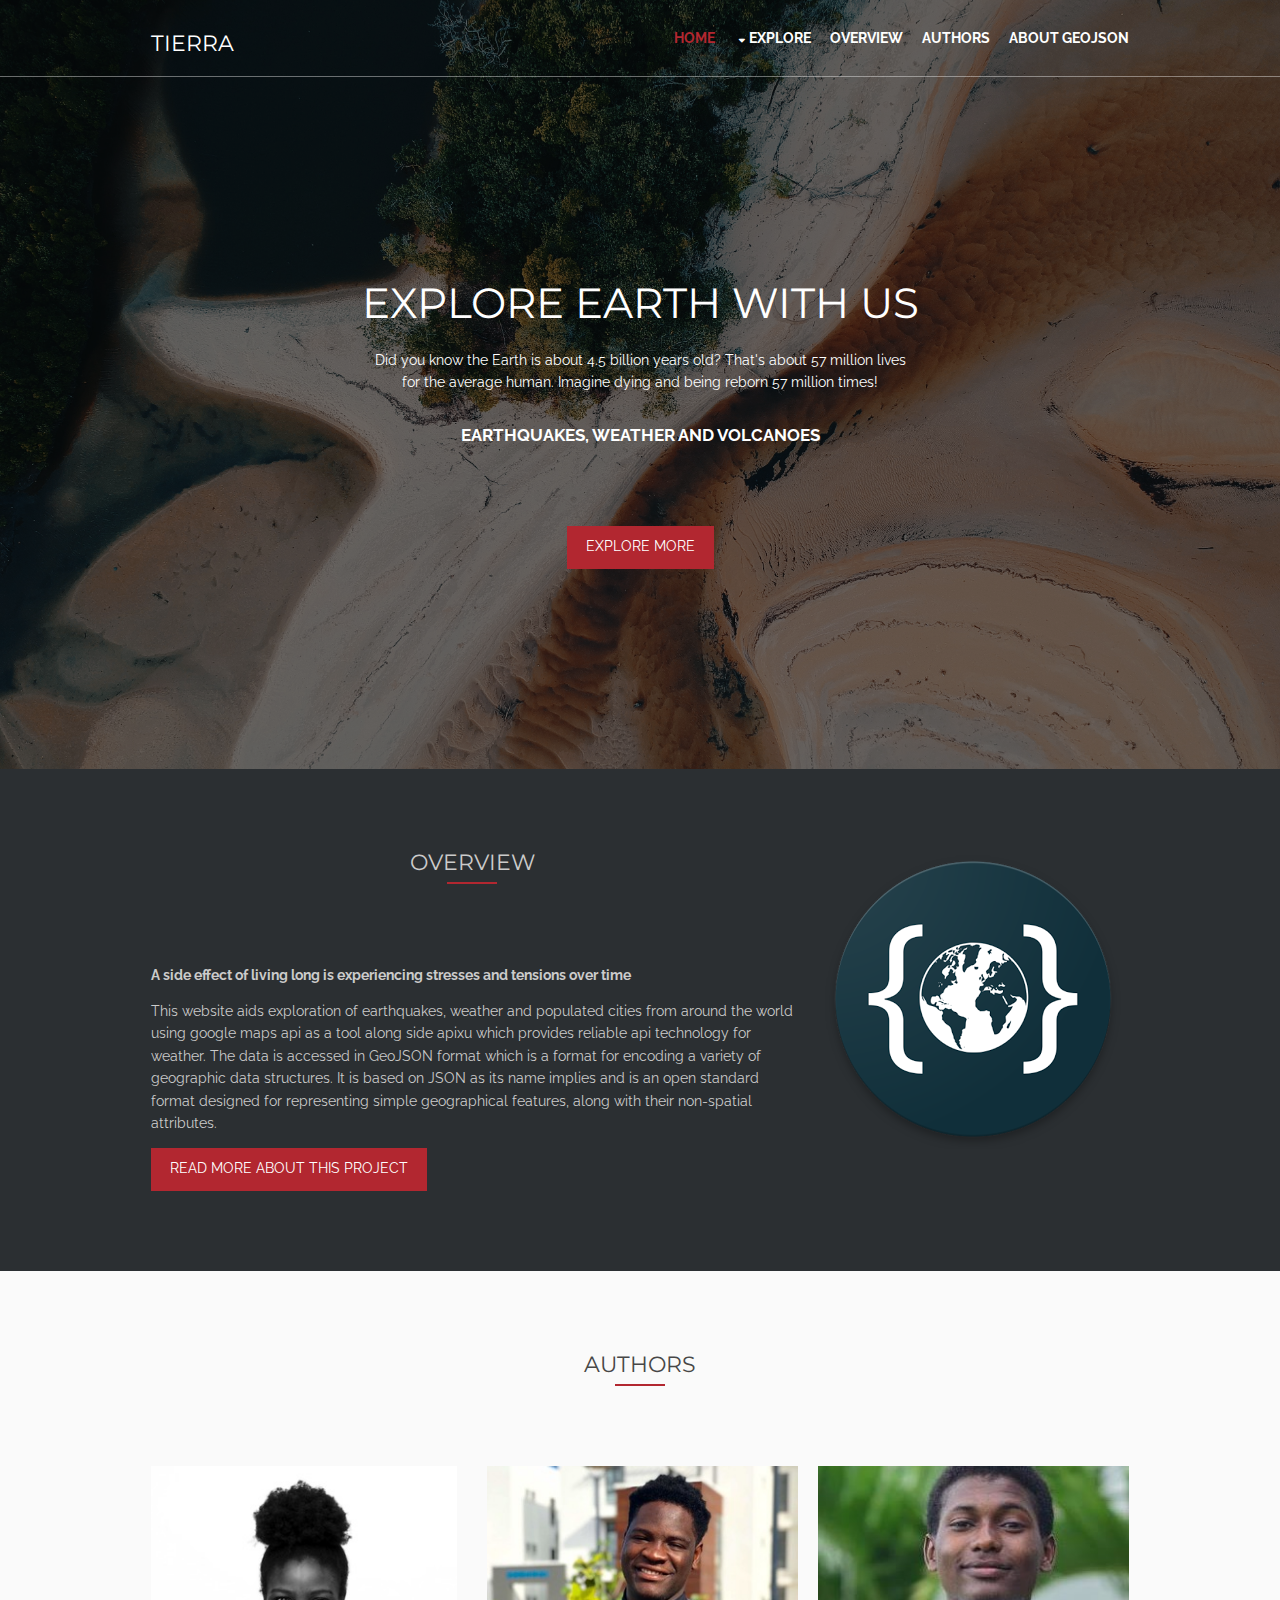
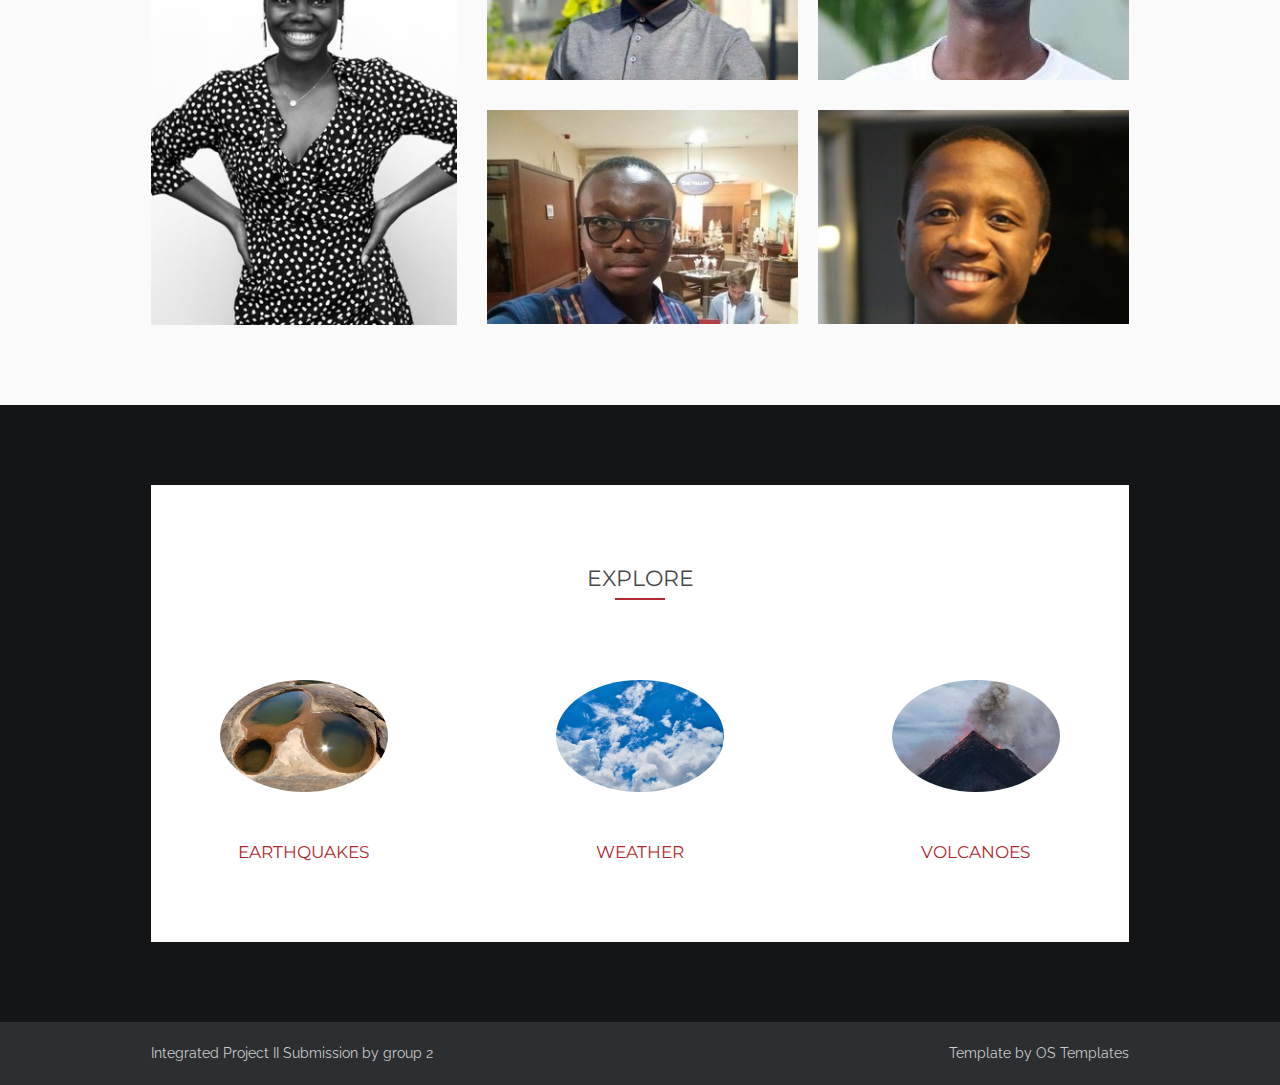
<file: index.html>
<!DOCTYPE html>
<!--
Template Name: Hoppler
Author: <a href="https://www.os-templates.com/">OS Templates</a>
Author URI: https://www.os-templates.com/
Licence: Free to use under our free template licence terms
Licence URI: https://www.os-templates.com/template-terms
-->
<html lang="">
<!-- To declare your language - read more here: https://www.w3.org/International/questions/qa-html-language-declarations -->
<head>
<title>Tierra</title>
<meta charset="utf-8">
<meta name="viewport" content="width=device-width, initial-scale=1.0, maximum-scale=1.0, user-scalable=no">
<link rel="icon" href="images/demo/gallery/ModernXP-73-Globe-icon.png" sizes="16x16" type="image/png"/>
<link href="https://fonts.googleapis.com/css?family=Montserrat:600|Raleway" rel="stylesheet">
<link href="layout/styles/layout.css" rel="stylesheet" type="text/css" media="all">
<link href="pages/mapStyling.css" rel="stylesheet" type="text/css" media="all">
</head>
<body id="top">
<!-- ################################################################################################ -->

<!-- Top Background Image Wrapper -->
<div class="bgded overlay" style="background-image:url('images/demo/backgrounds/bird-s-eye-view-daylight-lake-1277018.jpg'); background-attachment: fixed;"> 
  <!-- ################################################################################################ -->
  <div class="wrapper row1">
    <header id="header" class="hoc clear"> 
      <!-- ################################################################################################ -->
      <div id="logo" class="fl_left">
        <h1><a href="index.html">Tierra</a></h1>
      </div>
      <nav id="mainav" class="fl_right">
        <ul class="clear">
          <li class="active"><a href="index.html">Home</a></li>
			<li><a class="drop" href="#">Explore</a>
            <ul>
              <li><a href="pages/earthquakes.html">Earthquakes</a></li>
              <li><a href="pages/weather.html">Weather</a></li>
              <li><a href="pages/volcanoes.html">Volcanoes</a></li>
            </ul>
          </li>
          <li class="inactive"><a href="#overview">Overview</a></li>
          <li class="inactive"><a href="pages/authors.html">Authors</a></li>
          <li class="inactive"><a href="pages/GeoJSON_about.html">About GeoJSON</a></li>
        </ul>
      </nav>
      <!-- ################################################################################################ -->
    </header>
  </div>

  <!-- ################################################################################################ -->
  
  <div id="pageintro" class="hoc clear">
    <article> 
      <!-- ################################################################################################ -->
      <h3 class="heading">Explore Earth With Us</h3>
      <p>Did you know the Earth is about 4.5 billion years old? That's about 57 million lives for the average human. Imagine dying and being reborn 57 million times!</p>
      <p class="font-x1 uppercase bold">Earthquakes, Weather and Volcanoes</p>
      <footer><a class="btn" href="#explore">Explore More</a></footer>
      <!-- ################################################################################################ -->
    </article>
  </div>
  <!-- ################################################################################################ -->
</div>

<!-- copy starts here -->

<!-- End Top Background Image Wrapper -->
<!-- ################################################################################################ -->
  <main class="hoc container clear"> 
    <!-- ################################################################################################ -->
    <div class="group">

      <div class="two_third first">
        <div class="sectiontitle">
      <h6 class="heading" id="overview">Overview</h6>
      </div>
        <p><strong>A side effect of living long is experiencing stresses and tensions over time</strong></p>
        <p>This website aids exploration of earthquakes, weather and populated cities from around the world using google maps api as a tool along side apixu which provides reliable api technology for weather. The data is accessed in GeoJSON format which is a format for encoding a variety of geographic data structures. It is based on JSON as its name implies and is an open standard format designed for representing simple geographical features, along with their non-spatial attributes.</p>
        
        <footer><a class="btn" href="https://drive.google.com/file/d/1mFhQSmHsOPQNopaXhFlN2dXsSYegpju-/view?usp=sharing" target="_blank">Read more about this project</a></footer>
      </div>
      <div class="one_third">
        <figure class="videocontainer"> 
           <img src="images/demo/gallery/com.nextome.geojsonviewer.png" alt="geojson logo" width="400" height="400">
        </figure>
      </div>
    </div>
    <!-- ################################################################################################ -->
  </main>

<!-- ################################################################################################ -->

<div class="wrapper row2">
  <section class="hoc container clear"> 
    <!-- ################################################################################################ -->
    <div class="sectiontitle">
      <h6 class="heading">Authors</h6>
    </div>
    <div class="group">
      <div class="one_third first"><a class="imgover" href="pages/authors.html#ariyike" target="_blank"><img src="images/demo/ari_320x480.jpg" alt="picture of Ariyike"></a></div>
      <div class="two_third">
        <figure class="group">
          <div class="one_half first btmspace-30"><a class="imgover" href="pages/authors.html#azeite" target="_blank"><img src="images/demo/azeite_320x220.jpg" alt="picture of Azeite"></a></div>
          <div class="one_half btmspace-30"><a class="imgover" href="pages/authors.html#faisal" target="_blank"><img src="images/demo/faisal_320x220.jpg" alt="picture of Faisal"></a></div>
          <div class="one_half first"><a class="imgover" href="pages/authors.html#michael" target="_blank"><img src="images/demo/michael_320x220.jpg" alt="picture of Michael"></a></div>
          <div class="one_half"><a class="imgover" href="pages/authors.html#sisekelo" target="_blank"><img src="images/demo/sise_320x220.jpg" alt="picture of Sise"></a></div>
        </figure>
      </div>
    </div>
    <!-- ################################################################################################ -->
  </section>
</div>

<!-- ################################################################################################ -->

<div class="wrapper bgded overlay" style="background-image:url('images/demo/backgrounds/adventure-baltic-sea-car-21014.jpg'); background-attachment: fixed;">
  <div class="hoc container testimonials clear"> 
    <div class="wrapper row3">
  <div class="hoc container clear"> 
    <!-- ################################################################################################ -->
    <div class="sectiontitle">
      <h6 class="heading" id="explore">Explore</h6>
    </div>
    <ul class="nospace group latest">
      <li class="one_third first">
        <article>
          <figure><a class="imgover" href="pages/earthquakes.html" target="_blank"><img src="images/demo/earthquake.jpg" alt=""></a></figure>
          <div class="txtwrap">
            <h4 class="heading"><a href="#">Earthquakes</a></h4>

          </div>
        </article>
      </li>
      <li class="one_third">
        <article>
          <figure><a class="imgover" href="pages/weather.html" target="_blank"><img src="images/demo/weather.jpg" alt=""></a></figure>
          <div class="txtwrap">
            <h4 class="heading"><a href="#">Weather</a></h4>

          </div>
        </article>
      </li>
      <li class="one_third">
        <article>
          <figure><a class="imgover" href="pages/volcanoes.html" target="_blank"><img src="images/demo/volcano.jpg" alt=""></a></figure>
          <div class="txtwrap">
            <h4 class="heading"><a href="#">Volcanoes</a></h4>

          </div>
        </article>
      </li>
    </ul>
    <!-- ################################################################################################ -->
  </div>
</div>
  </div>
</div>

<!-- ################################################################################################ -->

<div class="wrapper row5">
  <div id="copyright" class="hoc clear"> 
    <!-- ################################################################################################ -->
    <p class="fl_left">Integrated Project II Submission by group 2</p>
    <p class="fl_right">Template by <a target="_blank" href="https://www.os-templates.com/" title="Free Website Templates">OS Templates</a></p>
    <!-- ################################################################################################ -->
  </div>
</div>

<!-- ################################################################################################ -->

<a id="backtotop" href="#top"><i class="fa fa-chevron-up"></i></a>
<!-- JAVASCRIPTS -->
<script src="layout/scripts/jquery.min.js"></script>
<script src="layout/scripts/jquery.backtotop.js"></script>
<script src="layout/scripts/jquery.mobilemenu.js"></script>
</body>
</html>
</file>
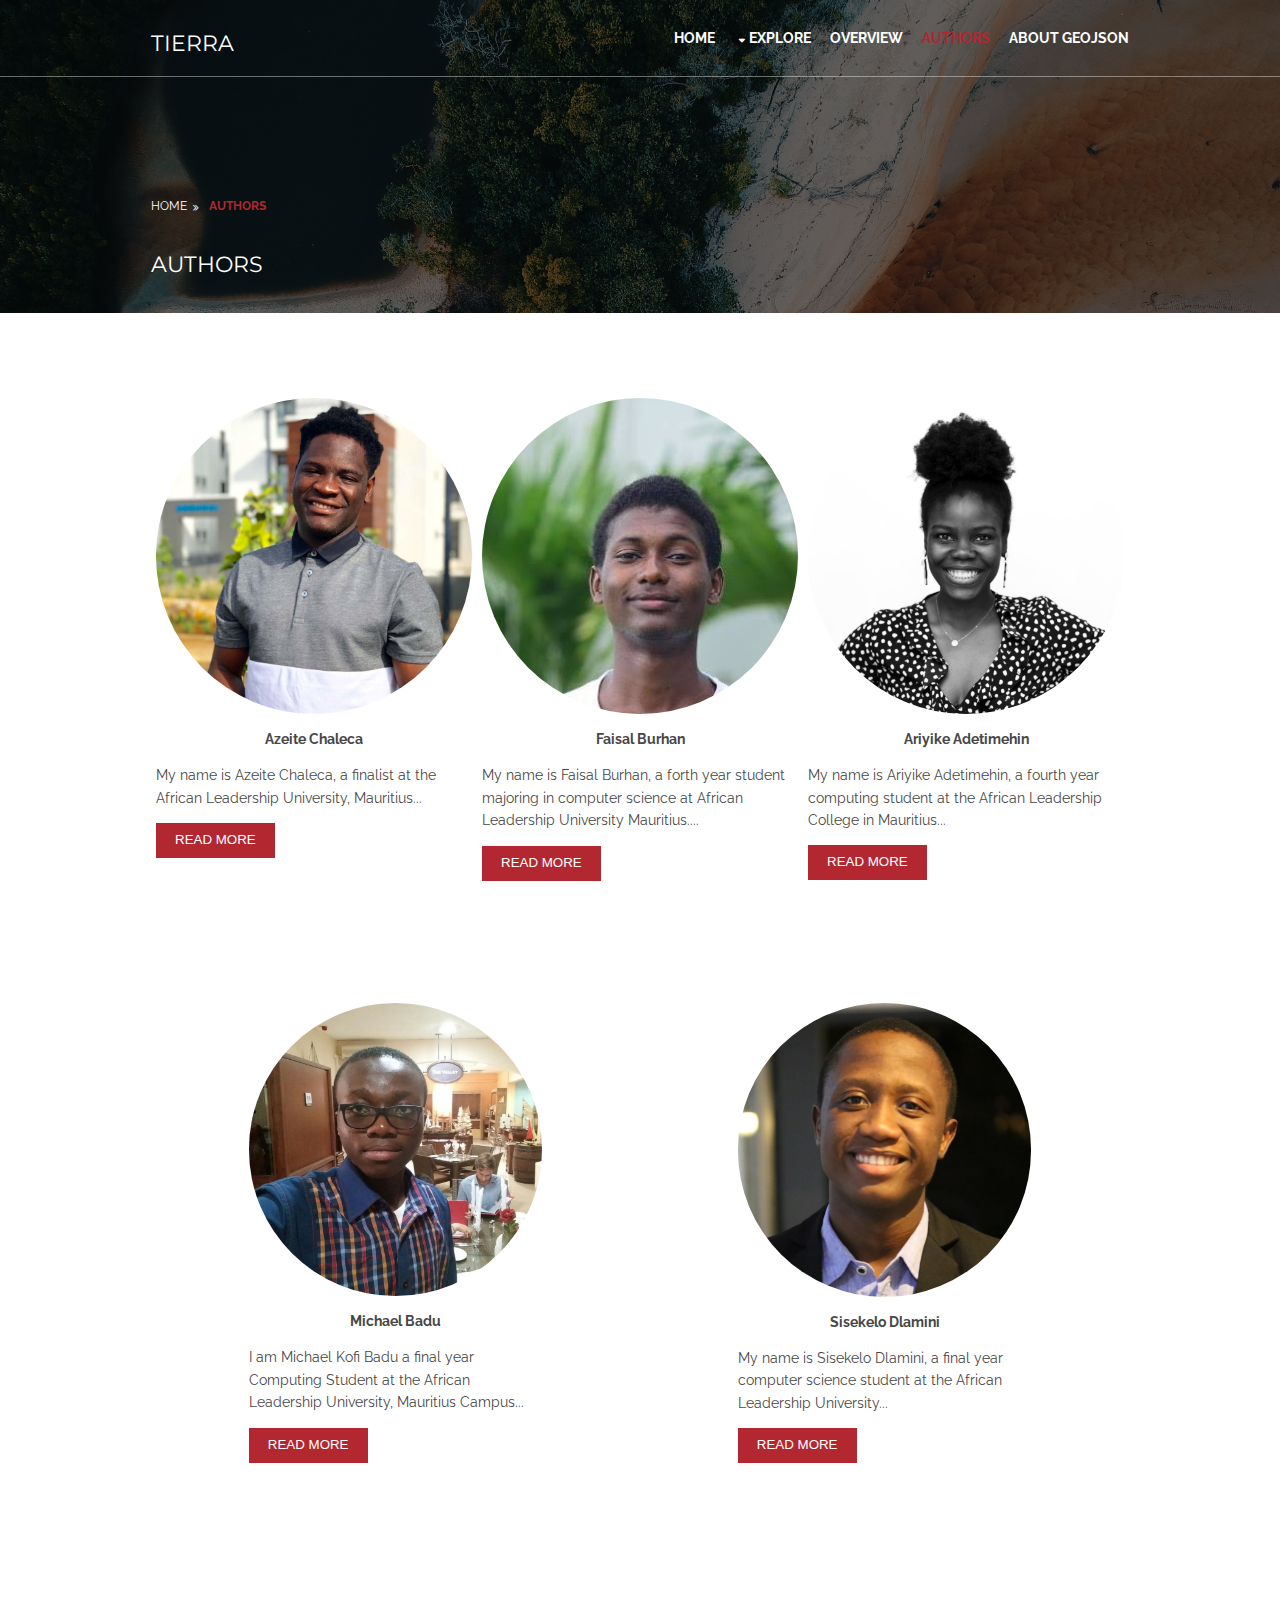
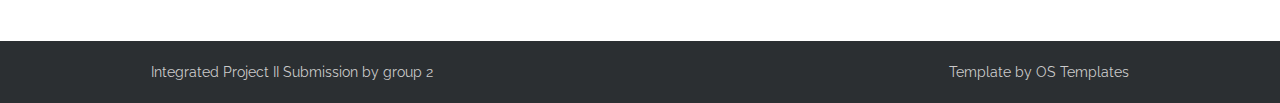
<file: pages/authors.html>
<!DOCTYPE html>
<!--
Template Name: Hoppler
Author: <a href="https://www.os-templates.com/">OS Templates</a>
Author URI: https://www.os-templates.com/
Licence: Free to use under our free template licence terms
Licence URI: https://www.os-templates.com/template-terms
-->
<html lang="">
<!-- To declare your language - read more here: https://www.w3.org/International/questions/qa-html-language-declarations -->
<head>
<title>Tierra | Authors</title>
<meta charset="utf-8">
<meta name="viewport" content="width=device-width, initial-scale=1.0, maximum-scale=1.0, user-scalable=no">
<link rel="icon" href="../images/demo/gallery/ModernXP-73-Globe-icon.png" sizes="16x16" type="image/png"/>
<link href="https://fonts.googleapis.com/css?family=Montserrat:600|Raleway" rel="stylesheet">
<link href="../layout/styles/layout.css" rel="stylesheet" type="text/css" media="all">
</head>
<body id="top">
<!-- ################################################################################################ -->
<!-- Top Background Image Wrapper -->
<div class="bgded overlay" style="background-image:url('../images/demo/backgrounds/bird-s-eye-view-daylight-lake-1277018.jpg'); background-attachment: fixed;"> 
  <!-- ################################################################################################ -->
  <div class="wrapper row1">
    <header id="header" class="hoc clear"> 
      <!-- ################################################################################################ -->
      <div id="logo" class="fl_left">
        <h1><a href="../index.html">Tierra</a></h1>
      </div>
      <nav id="mainav" class="fl_right">
        <ul class="clear">
          <li><a href="../index.html">Home</a></li>
          <li><a class="drop" href="#">Explore</a>
            <ul>
              <li><a href="earthquakes.html">Earthquakes</a></li>
              <li><a href="weather.html">Weather</a></li>
              <li><a href="volcanoes.html">Volcanoes</a></li>
            </ul>
          </li>
          <li class="inactive"><a href="../index.html#overview">Overview</a></li>
          <li class="active"><a href="authors.html">Authors</a></li>
          <li class="inactive"><a href="GeoJSON_about.html">About GeoJSON</a></li>
        </ul>
      </nav>
      <!-- ################################################################################################ -->
    </header>
  </div>
  <!-- ################################################################################################ -->
  <section id="breadcrumb" class="hoc clear"> 
    <!-- ################################################################################################ -->
    <ul>
      <li><a href="../index.html">Home</a></li>
      <li><a href="authors.html">Authors</a></li>
    </ul>
    <!-- ################################################################################################ -->
    <h6 class="heading">Authors</h6>
    <!-- ################################################################################################ -->
  </section>
  <!-- ################################################################################################ -->
</div>
      
<!-- End Top Background Image Wrapper -->
<!-- ################################################################################################ -->

<div class="wrapper row3">
  <main class="hoc container clear"> 
    <!-- main body -->
    <!-- ################################################################################################ -->
    <div class="content"> 
      <!-- ################################################################################################ -->
<div class="row">
  <div class="column">
    <img src="../images/demo/azeite_img.jpg" alt="azeite" style="width:100%">
     <div id="comment">
       <p style="text-align: center;"><b> Azeite Chaleca</b></p>
      <p>My name is Azeite Chaleca, a finalist at the African Leadership University, Mauritius.<span id="dots">..</span><span id="more"> During my time at ALU, I have been exposed to a great deal of theoretical and some practical concepts around Information Technology. Having some hands-on experience in latest technology concepts and trends, has helped in honing my skills and further providing space for personal growth. In particular, my time at ALU as given me an opportunity to develop an interest in software Development. I am well equipped with technical skills such as Programming (Java, C++, etc), Computer Networks, IT Project Management. Being at ALU has also contributed to my growth as a team player and leader as well as an effective communicator. I have also used these skills as part of my extracurricular development in areas such as facilitating leadership training, developing e-learning platforms for students as well as in my participation in community engagement. I am a goal-oriented and self-motivated individual who is always willing to learn new things. As a computer science student, I can surely say that I can be an asset and add value to any sector.</span></p>
<button onclick="myFunction()" id="myBtn" class="btn">Read more</button>
      </div>
  </div>
    
  <div class="column">
    <img src="../images/demo/faisal_img.jpg" alt="faisal" style="width:100%">
  <div id="comment">
       <p style="text-align: center;"><b>Faisal Burhan</b></p>
       <p>My name is Faisal Burhan, a forth year student majoring in computer science at African Leadership University Mauritius.<span id="dots1">...</span><span id="more1">Being part of the computing major, has helped me in gaining a vast amount of skills that i can leverage in solving daily life challenges. From not being able to write a single line of code to being able to intern with a multi-corporation fin-tech company, I can now proudly say that, it has been a transforming moment in my life as per now i am comfortable working with different frameworks for both front and back end software development as well as gained an intermediary programming experience in java, php and  c/c++ programming languages. In additional to the above i am familiar working with different OS flavors such as windows, Linux and Mac OSx. To put everything learned within a course of four years into work, I am looking forward to make use of my experience in  building software systems that will help to improve people's lives in all sectors especially in transportation, agriculture and entertainment industry.</span></p>
<button onclick="myFunction1()" id="myBtn1" class="btn">Read more</button>
      </div>
    </div>
    
  <div class="column">
    <img src="../images/demo/ari_1026x1025.jpg" alt="ariyike" style="width:100%">
  <div id="comment">
       <p style="text-align: center;"><b>Ariyike Adetimehin</b></p>
     <p>My name is Ariyike Adetimehin, a fourth year computing student at the African Leadership College in Mauritius.<span id="dots2">..</span><span id="more2"> I have come to develop great interest in solving simple problems using what knowledge I have gathered. My goal as a CS student and upon graduation is to help as many people as I can through technology and provide affordable solutions to those who might not usually be able to afford access to them. As I continue learning, I would like to develop skills programming in python, dart(and using google’s flutter framework), web development technologies like laravel and solve problems surrounding issues of sustainable management of the earth and its resources such as effective and ethical waste management, temperature management and so forth.</span></p>
<button onclick="myFunction2()" id="myBtn2" class="btn">Read more</button>
      
      </div>
    </div>
</div>
        
<div class="row-extended">
    <div class="column-extended">
        <img src="../images/demo/michael_img.jpg" alt="michael" style="width:100%">
  <div id="comment">
      <p style="text-align: center;"><b>Michael Badu</b></p><p>I am Michael Kofi Badu a final year Computing Student at the African Leadership University, Mauritius Campus.<span id="dots3">..</span><span id="more3"> Having been exposed to programming prior to the commencement of my degree coupled with my exposure to various computing modules in college, I have developed the tremendous interest in open source development.  And in my quest to continue to grow my skills, I have expanded my knowledge in a number of programming languages including Java, Python, C++, Javascript etc. These set of technical skills have also gone on to improve my ability to be innovative and a good problem solver. Which I have applied in a number of projects including the development of apps, websites and other interactive platforms. My aspiration subsequent to the completion of my studies is to develop solutions within the financial sector leveraging on my acquired skills and in addition, making lasting contributions in the field of computer science through extensive research as part of my offerings towards the advancement of society.</span></p>
      <button onclick="myFunction3()" id="myBtn3" class="btn">Read more</button></div>
    </div>
    
    <div class="column-extended">
        <img src="../images/demo/sise_img.JPG" alt="Sise" style="width:100%">
        <div id="comment">
            <p style="text-align: center;"><b>Sisekelo Dlamini</b></p><p>My name is Sisekelo Dlamini, a final year computer science student at the African Leadership University.<span id="dots4">..</span><span id="more4"> With a keen interest in Frontend development, I have focused on Javascript and its ability to be used by anyone with limited coding ability. However, I also focused on how it can be used by power users who would need a more robust coding language. My aim after graduation is to build my skills and resume in software product development from ideation to implementation. I aim to learn Python and improve on my Java skill in order to be more competitive in the work environment. Outside the classroom, I enjoy making and listening to music. I enjoy theatre as well hence after my CS degree, I am considering joining a Film school.</span></p>
            <button onclick="myFunction4()" id="myBtn4" class="btn">Read more</button>
        </div>
    </div>
</div>   
    <!-- ################################################################################################ -->
      </div>
    <!-- ################################################################################################ -->
    <!-- / main body -->
      <div class="clear"></div>
    </main>
    </div>

<!-- ################################################################################################ -->
<div class="wrapper row5">
  <div id="copyright" class="hoc clear"> 
    <!-- ################################################################################################ -->
    <p class="fl_left">Integrated Project II Submission by group 2</p>
    <p class="fl_right">Template by <a target="_blank" href="https://www.os-templates.com/" title="Free Website Templates">OS Templates</a></p>
    <!-- ################################################################################################ -->
  </div>
</div>

<!-- ################################################################################################ -->

<a id="backtotop" href="#top"><i class="fa fa-chevron-up"></i></a>
<!-- JAVASCRIPTS -->
<script src="../layout/scripts/jquery.min.js"></script>
<script src="../layout/scripts/jquery.backtotop.js"></script>
<script src="../layout/scripts/jquery.mobilemenu.js"></script>
<script src="authors.js"></script>
</body>
</html>
</file>
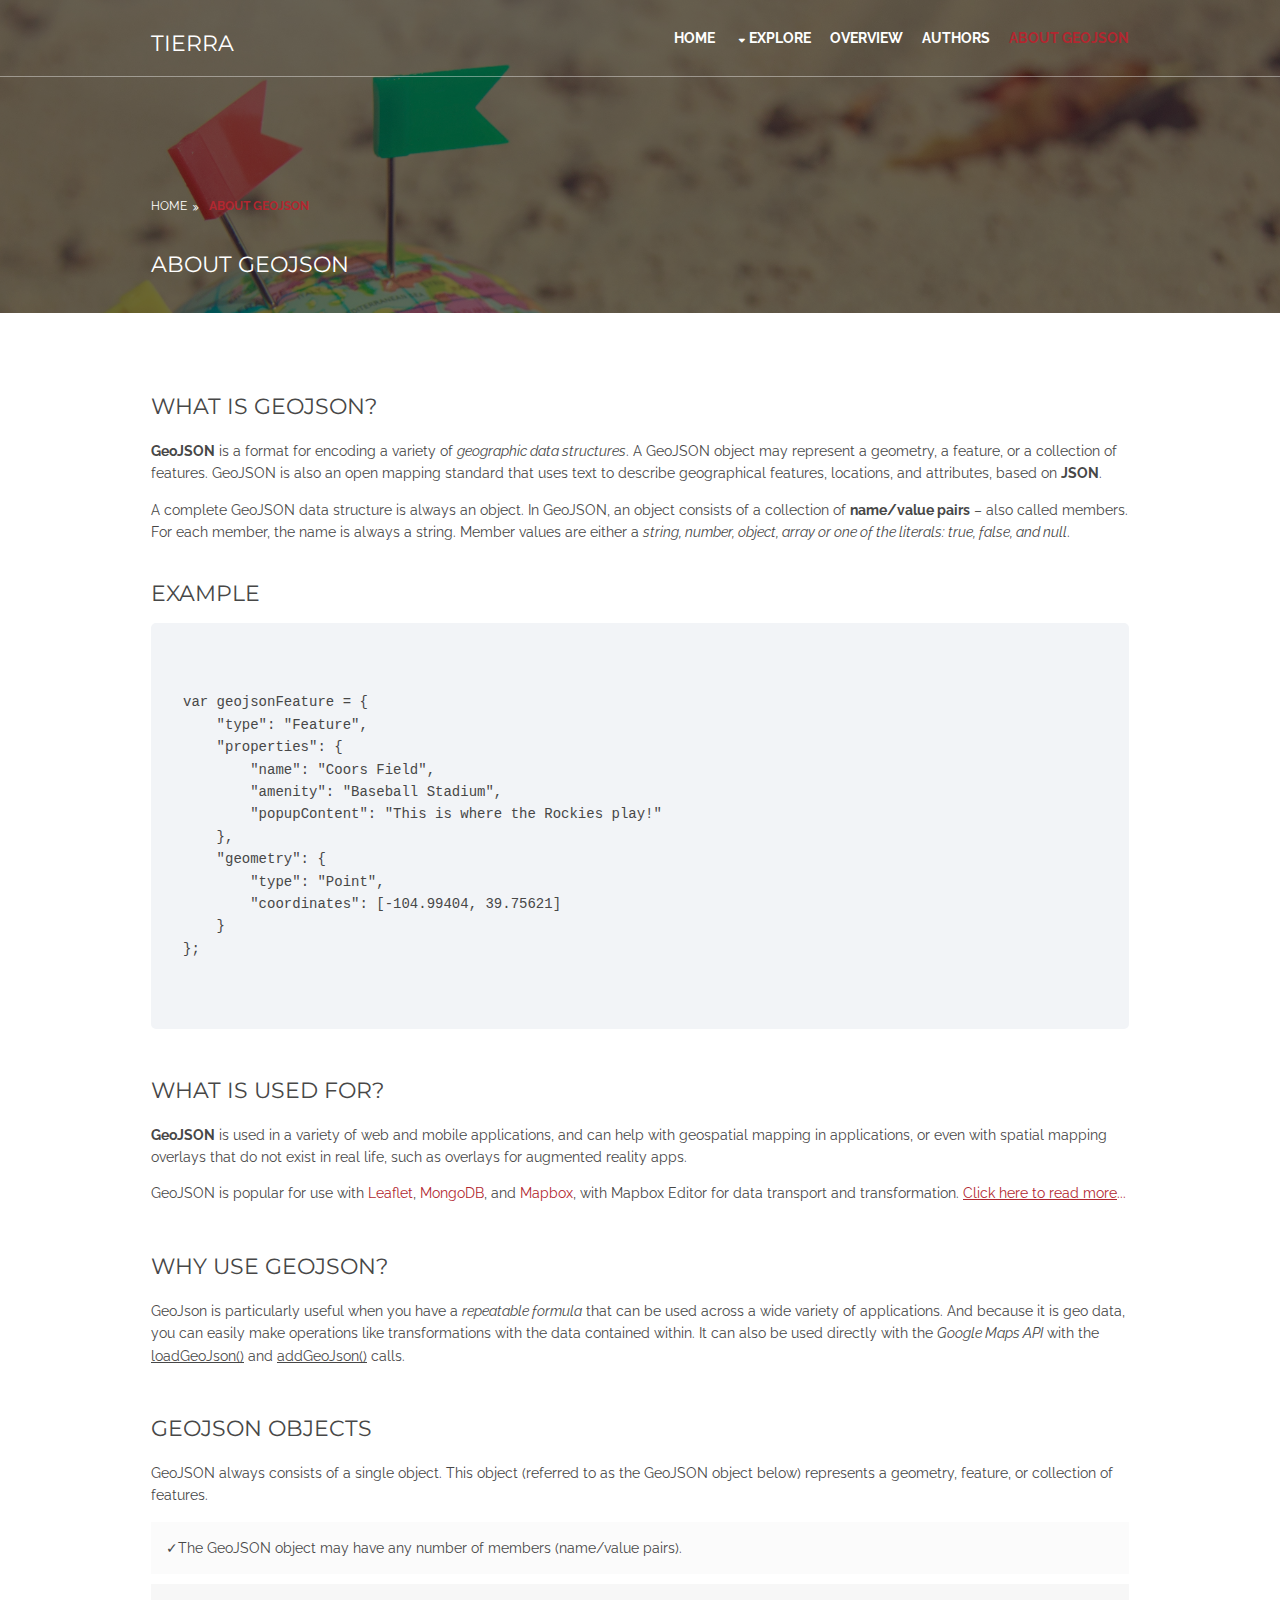
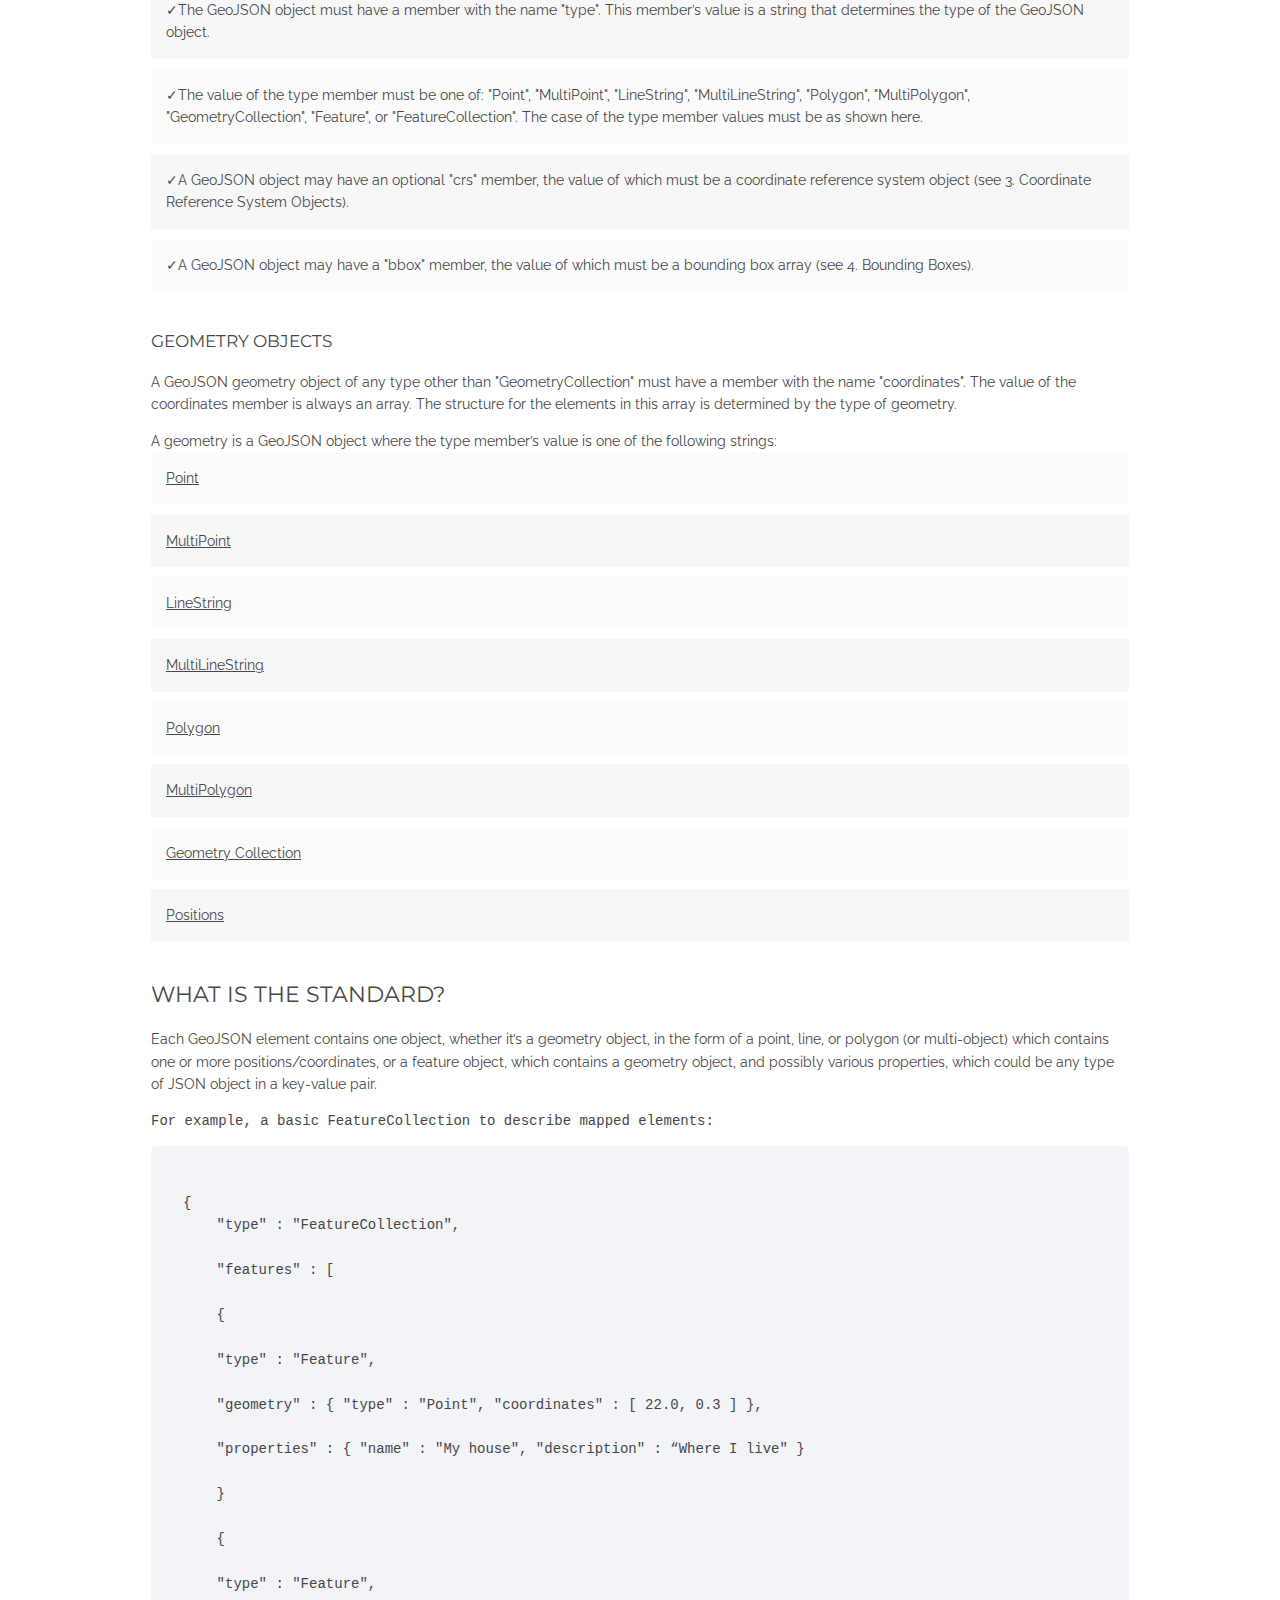
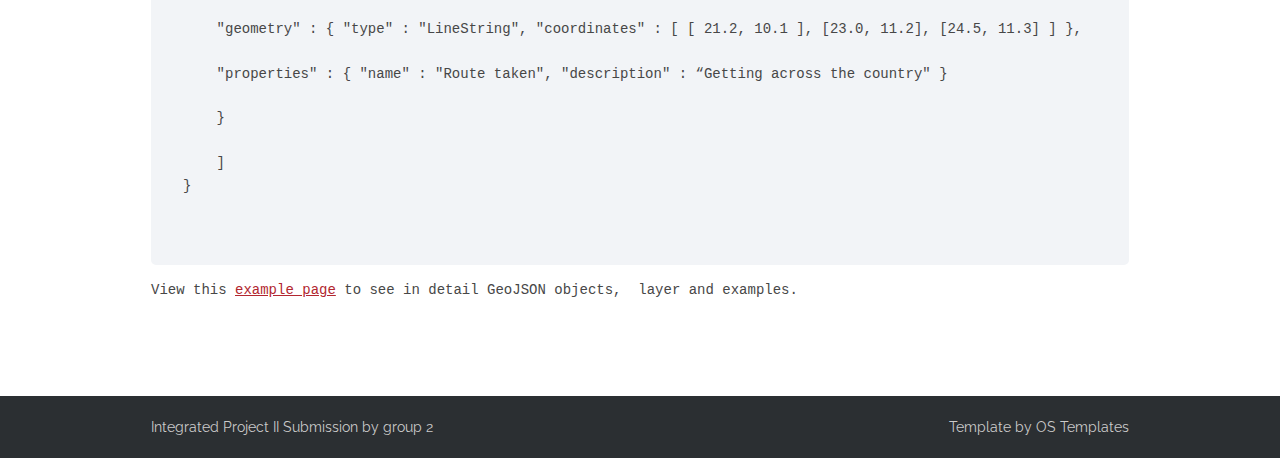
<file: pages/GeoJSON_about.html>
<!DOCTYPE html>
<!--
Template Name: Hoppler
Author: <a href="https://www.os-templates.com/">OS Templates</a>
Author URI: https://www.os-templates.com/
Licence: Free to use under our free template licence terms
Licence URI: https://www.os-templates.com/template-terms
-->
<html lang="">
<!-- To declare your language - read more here: https://www.w3.org/International/questions/qa-html-language-declarations -->
<head>
<title>Tierra | About GeoJSON</title>
<meta charset="utf-8">
<meta name="viewport" content="width=device-width, initial-scale=1.0, maximum-scale=1.0, user-scalable=no">
<link rel="icon" href="../images/demo/gallery/ModernXP-73-Globe-icon.png" sizes="16x16" type="image/png"/>
<link href="https://fonts.googleapis.com/css?family=Montserrat:600|Raleway" rel="stylesheet">
<link href="../layout/styles/layout.css" rel="stylesheet" type="text/css" media="all">
</head>
<body id="top">
  
<!-- ################################################################################################ -->
<!-- Top Background Image Wrapper -->
<div class="bgded overlay" style="background-image:url('../images/demo/backgrounds/cities.jpg'); background-attachment: fixed"> 
  <!-- ################################################################################################ -->
  <div class="wrapper row1">
    <header id="header" class="hoc clear"> 
      <!-- ################################################################################################ -->
      <div id="logo" class="fl_left">
        <h1><a href="../index.html">Tierra</a></h1>
      </div>
      <nav id="mainav" class="fl_right">
        <ul class="clear">
          <li><a href="../index.html">Home</a></li>
          <li><a class="drop" href="#">Explore</a>
            <ul>
              <li><a href="earthquakes.html">Earthquakes</a></li>
              <li><a href="weather.html">Weather</a></li>
              <li><a href="volcanoes.html">Volcanoes</a></li>
            </ul>
          </li>
           <li class="inactive"><a href="../index.html#overview">Overview</a></li>
          <li class="inactive"><a href="authors.html">Authors</a></li>
          <li class="active"><a href="GeoJSON_about.html">About GeoJSON</a></li>
        </ul>
      </nav>
      <!-- ################################################################################################ -->
    </header>
  </div>

  <!-- ################################################################################################ -->

  <section id="breadcrumb" class="hoc clear"> 
    <!-- ################################################################################################ -->
    <ul>
      <li><a href="../index.html">Home</a></li>
      <li><a href="GeoJSON_about.html">About GeoJSON</a></li>
    </ul>
    <!-- ################################################################################################ -->
    <h6 class="heading">About GeoJSON</h6>
    <!-- ################################################################################################ -->
  </section>
  <!-- ################################################################################################ -->
</div>

<!-- End Top Background Image Wrapper -->
<!-- ################################################################################################ -->

<div class="wrapper row3">
  <main class="hoc container clear"> 
    <!-- main body -->
    <!-- ############################################################################################### -->
    <div class="content"> 
      
      <div id="comments">
        <h1>What is GeoJSON?</h1>
           <p>
        <strong>GeoJSON</strong> is a format for encoding a variety of <i>geographic data structures</i>. A GeoJSON object may represent a geometry, a feature, or a collection of features. GeoJSON is also an open mapping standard that uses text to describe geographical features, locations, and attributes, based on <b>JSON</b>.</p>
            
          <p>A complete GeoJSON data structure is always an object. In GeoJSON, an object consists of a collection of <strong>name/value pairs</strong> – also called members. For each member, the name is always a string. Member values are either a <i>string, number, object, array or one of the literals: true, false, and null</i>.</p>
      
      <pre id="pre-example">
      <h1>Example</h1>
      </pre>
      <div id="example">
      <pre>  
var geojsonFeature = {
    "type": "Feature",
    "properties": {
        "name": "Coors Field",
        "amenity": "Baseball Stadium",
        "popupContent": "This is where the Rockies play!"
    },
    "geometry": {
        "type": "Point",
        "coordinates": [-104.99404, 39.75621]
    }
};
 </pre>
        
      </div>
         
      <div id="comments1">
          <h1>What is used for?</h1>
          <p><strong>GeoJSON</strong> is used in a variety of web and mobile applications, and can help with geospatial mapping in applications, or even with spatial mapping overlays that do not exist in real life, such as overlays for augmented reality apps.</p>
        <p>GeoJSON is popular for use with <a href="https://leafletjs.com/examples/geojson/">Leaflet</a>, <a href="https://www.mongodb.com">MongoDB</a>, and <a href="https://www.mapbox.com/">Mapbox</a>, with Mapbox Editor for data transport and transformation. <a href="https://www.zymr.com/what-is-geojson/"><u>Click here to read more</u>...</a></p> 
                  </div>
 <div id="comments1">
          <h1>Why use GeoJson?</h1>
        <p>GeoJson is particularly useful when you have a <i>repeatable formula</i> that can be used across a wide variety of applications. And because it is geo data, you can easily make operations like transformations with the data contained within. It can also be used directly with the <i>Google Maps API</i> with the <u>loadGeoJson()</u> and <u>addGeoJson()</u> calls.</p>
      </div>
      <div id="comments1">   
   <h1>GeoJson Objects</h1>
   <p>GeoJSON always consists of a single object. This object (referred to as the GeoJSON object below) represents a geometry, feature, or collection of features.</p></div>
        
        <div id="objectList">
            <ul>
                <li>The GeoJSON object may have any number of members (name/value pairs).</li>
                <li>The GeoJSON object must have a member with the name "type". This member’s value is a string that determines the type of the GeoJSON object.</li>
                <li>The value of the type member must be one of: "Point", "MultiPoint", "LineString", "MultiLineString", "Polygon", "MultiPolygon", "GeometryCollection", "Feature", or "FeatureCollection". The case of the type member values must be as shown here.</li>
                <li>A GeoJSON object may have an optional "crs" member, the value of which must be a coordinate reference system object (see 3. Coordinate Reference System Objects).</li>
                <li>A GeoJSON object may have a "bbox" member, the value of which must be a bounding box array (see 4. Bounding Boxes).</li>
            </ul> 
      </div>
        <div id="geometry">
        <h1>Geometry Objects</h1>
            <p>A GeoJSON geometry object of any type other than "GeometryCollection" must have a member with the name "coordinates". The value of the coordinates member is always an array. The structure for the elements in this array is determined by the type of geometry.</p>
            A geometry is a GeoJSON object where the type member’s value is one of the following strings: 
                <ul>
                    <li><u>Point</u></li>
                    <li><u>MultiPoint</u></li>
                    <li><u>LineString</u></li>
                    <li><u>MultiLineString</u></li>
                    <li><u>Polygon</u></li>
                    <li><u>MultiPolygon</u></li>
                    <li><u>Geometry Collection</u></li>
                    <li><u>Positions</u></li>
      </ul></div>
        
        </div>
    
        <h1>What is the standard?</h1>
        <p>Each GeoJSON element contains one object, whether it’s a geometry object, in the form of a point, line, or polygon (or multi-object) which contains one or more positions/coordinates, or a feature object, which contains a geometry object, and possibly various properties, which could be any type of JSON object in a key-value pair.</p>
        <pre>For example, a basic FeatureCollection to describe mapped elements:</pre>
        <div id="example">
        <pre>{
    "type" : "FeatureCollection",

    "features" : [

    {

    "type" : "Feature",

    "geometry" : { "type" : "Point", "coordinates" : [ 22.0, 0.3 ] },

    "properties" : { "name" : "My house", "description" : “Where I live" }

    }

    {

    "type" : "Feature",

    "geometry" : { "type" : "LineString", "coordinates" : [ [ 21.2, 10.1 ], [23.0, 11.2], [24.5, 11.3] ] },

    "properties" : { "name" : "Route taken", "description" : “Getting across the country" }

    }

    ]
} 
    </pre>
        
        </div>
        
    </div>
    <pre>View this <a href="http://geojson.org/geojson-spec.html"><u>example page</u></a> to see in detail GeoJSON objects,  layer and examples.</pre>
    <!-- ################################################################################################ -->
    <!-- / main body -->
    <div class="clear"></div>
  </main>
</div>

<!-- ################################################################################################ -->

<div class="wrapper row5">
  <div id="copyright" class="hoc clear"> 
    <!-- ################################################################################################ -->
    <p class="fl_left">Integrated Project II Submission by group 2</p>
    <p class="fl_right">Template by <a target="_blank" href="https://www.os-templates.com/" title="Free Website Templates">OS Templates</a></p>
    <!-- ################################################################################################ -->
  </div>
</div>

<!-- ################################################################################################ -->

<a id="backtotop" href="#top"><i class="fa fa-chevron-up"></i></a>
<!-- JAVASCRIPTS -->
<script src="../layout/scripts/jquery.min.js"></script>
<script src="../layout/scripts/jquery.backtotop.js"></script>
<script src="../layout/scripts/jquery.mobilemenu.js"></script>
</body>
</html>
</file>
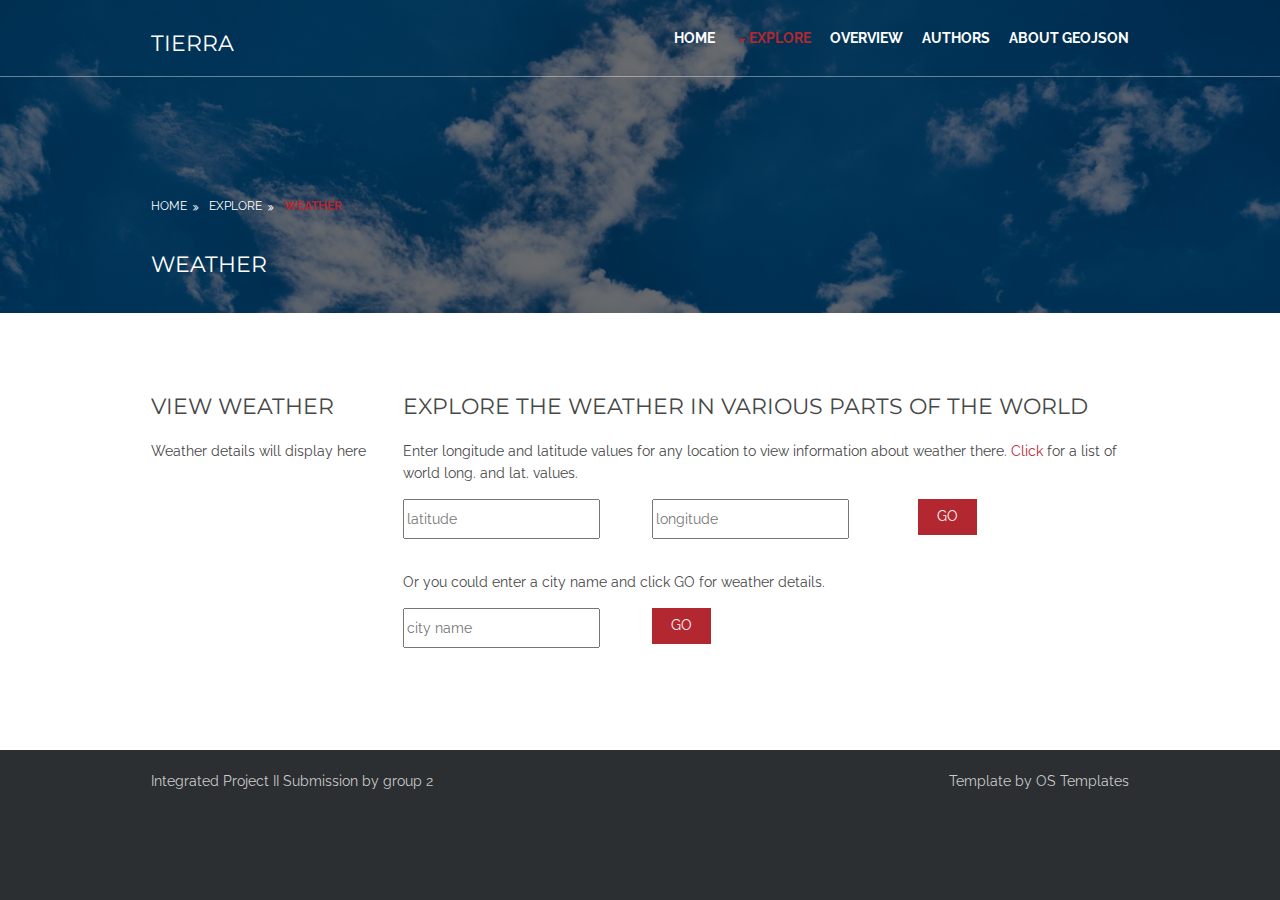
<file: pages/weather.html>
<!DOCTYPE html>
<!--
Template Name: Hoppler
Author: <a href="https://www.os-templates.com/">OS Templates</a>
Author URI: https://www.os-templates.com/
Licence: Free to use under our free template licence terms
Licence URI: https://www.os-templates.com/template-terms
-->
<html lang="">
<!-- To declare your language - read more here: https://www.w3.org/International/questions/qa-html-language-declarations -->
<head>
<title>Tierra | Explore | Weather</title>
<meta charset="utf-8">
<meta name="viewport" content="width=device-width, initial-scale=1.0, maximum-scale=1.0, user-scalable=no">
<link rel="icon" href="../images/demo/gallery/ModernXP-73-Globe-icon.png" sizes="16x16" type="image/png"/>
<link href="https://fonts.googleapis.com/css?family=Montserrat:600|Raleway" rel="stylesheet">
<link href="../layout/styles/layout.css" rel="stylesheet" type="text/css" media="all">
<script src="https://ajax.googleapis.com/ajax/libs/jquery/3.3.1/jquery.min.js"></script>
<link href="earthquakeMapsStyle.css" rel="stylesheet" type="text/css" media="all">
</head>
<body id="top">
<!-- ################################################################################################ -->

<!-- Top Background Image Wrapper -->
<div class="bgded overlay" style="background-image:url('../images/demo/weather.jpg'); background-attachment: fixed;"> 
  <!-- ################################################################################################ -->
  <div class="wrapper row1">
    <header id="header" class="hoc clear"> 
      <!-- ################################################################################################ -->
      <div id="logo" class="fl_left">
        <h1><a href="../index.html">Tierra</a></h1>
      </div>
      <nav id="mainav" class="fl_right">
        <ul class="clear">
          <li><a href="../index.html">Home</a></li>
			   <li class="active"><a class="drop" href="#">Explore</a>
            <ul>
              <li><a href="earthquakes.html">Earthquakes</a></li>
              <li class="active"><a href="weather.html">Weather</a></li>
              <li><a href="volcanoes.html">Volcanoes</a></li>
            </ul>
          </li>
           <li class="inactive"><a href="../index.html#overview">Overview</a></li>
          <li class="inactive"><a href="authors.html">Authors</a></li>
          <li class="inactive"><a href="GeoJSON_about.html">About GeoJSON</a></li>
        </ul>
      </nav>
      <!-- ################################################################################################ -->
    </header>
  </div>
  <!-- ################################################################################################ -->

  <section id="breadcrumb" class="hoc clear"> 
    <!-- ################################################################################################ -->
    <ul>
      <li><a href="../index.html">Home</a></li>
      <li><a href="#">Explore</a></li>
      <li><a href="weather.html">Weather</a></li>
    </ul>
 
    <h6 class="heading">Weather</h6>
   
  </section>

</div>
<!-- End Top Background Image Wrapper -->
<!-- ################################################################################################ -->

<div class="wrapper row3">
  <main class="hoc container clear"> 
    <!-- main body -->
      
    <div class="sidebar one_quarter first"> 
      <!-- ################################################################################################ -->
      <h6>View Weather</h6>
    <p>Weather details will display here</p>
    <div class="weatherBox">
    <div id="weatherImg"></div> <!--will display an icon describing the weather of the location on the map-->
    <div id="weatherInf"></div> <!--will give textual description of the icon above-->
        
    <div id="weatherInfAdd"></div> <!--will give additional textual description of the weather above-->
    </div>
        
    </div>
    <!-- ################################################################################################ -->
    <div class="content three_quarter"> 
      <!-- ################################################################################################ -->
      <h1>Explore the weather in various parts of the world</h1>

      <p>Enter longitude and latitude values for any location to view information about weather there. <a href="https://www.latlong.net/" target="_blank">Click</a> for a list of world long. and lat. values.</p> 
        
      <form class="weatherForm" name="weatherForm">
          <div class="one_third first">
            
            <input type="latitude" name="latitude" id="latitude" placeholder="latitude" size="22" required>
          </div>
           <div class="one_third">
           
            <input type="text" name="longitude" id="longitude" placeholder="longitude" size="22" required>
          </div>
          <div class="one_third">
              &nbsp;
              &nbsp;
            <input type="button" id="submit" name="submit" value="Go" class="btn" onclick="loadWeather()">

          </div>

        </form>
        &nbsp;
        <p>Or you could enter a city name and click GO for weather details. </p>
        <form class="weatherFormTwo" name="weatherFormTwo">
          <div class="one_third first">
              
            <input type="cityName" name="cityName" id="cityName" placeholder="city name" size="22" required>
              
              &nbsp;
          </div>

          <div class="one_third">
            <input type="button" id="submitCity" name="submitCity" value="Go" class="btn" onclick="loadCityWeather()">
          </div>
          
        </form>
      <!-- ################################################################################################ -->
    </div>
    <!-- ################################################################################################ -->
    <!-- / main body -->
    <div class="clear"></div>
  </main>
</div>
<!-- ################################################################################################ -->
<div class="wrapper row5">
  <div id="copyright" class="hoc clear"> 
    <!-- ################################################################################################ -->
    <p class="fl_left">Integrated Project II Submission by group 2</p>
    <p class="fl_right">Template by <a target="_blank" href="https://www.os-templates.com/" title="Free Website Templates">OS Templates</a></p>
    <!-- ################################################################################################ -->
  </div>
</div>
<!-- ################################################################################################ -->

<a id="backtotop" href="#top"><i class="fa fa-chevron-up"></i></a>
<!-- JAVASCRIPTS -->
<script src="../layout/scripts/jquery.min.js"></script>
<script src="../layout/scripts/jquery.backtotop.js"></script>
<script src="../layout/scripts/jquery.mobilemenu.js"></script>
<script src="weatherLoad.js"></script>
</body>
</html>
</file>
<file: layout/styles/layout.css>
@charset "utf-8";
/*
Template Name: Hoppler
Author: <a href="https://www.os-templates.com/">OS Templates</a>
Author URI: https://www.os-templates.com/
Licence: Free to use under our free template licence terms
Licence URI: https://www.os-templates.com/template-terms
File: Layout CSS
*/

@import url("font-awesome.min.css");
@import url("framework.css");

/* Rows
--------------------------------------------------------------------------------------------------------------- */
.row1{border-bottom:1px solid;}
.row2, .row2 a{}
.row3, .row3 a{}
.row4, .row4 a{}
.row5, .row5 a{}


/* Header
--------------------------------------------------------------------------------------------------------------- */
#header{}

#header #logo{margin:30px 0 0 0;}
#header #logo h1{margin:0; padding:0; font-size:22px; text-transform:uppercase;}


/* Page Intro
--------------------------------------------------------------------------------------------------------------- */
#pageintro{padding:200px 0;}

#pageintro article{display:block; max-width:75%; margin:0 auto; text-align:center;}
#pageintro article *{word-wrap:break-word;}
#pageintro .heading{margin-bottom:20px; font-size:3rem;}
#pageintro p:first-of-type{display:block; max-width:75%; margin:0 auto 30px;}
#pageintro footer{margin-top:80px;}


/* Content Area
--------------------------------------------------------------------------------------------------------------- */
.container{padding:80px 0;}

/* Content */
.container .content{}

.sectiontitle{display:block; margin-bottom:80px; text-align:center;}
.sectiontitle *{margin:0;}
.sectiontitle .heading{display:inline-block; position:relative; padding-bottom:8px;}
.sectiontitle .heading::after{display:block; position:absolute; bottom:0; left:50%; width:50px; height:2px; margin-left:-25px; content:"";}

.videocontainer iframe{border:none; border-width:0;}
.videocontainer figcaption{margin-top:10px;}

.services{text-align:center;}
.services li article{padding:30px 20px;}
.services li article *{margin:0; padding:0;}
.services li article i{margin-bottom:20px;}
.services li article .heading{margin-bottom:15px; font-size:1.2rem;}

.pricelist{display:block; max-width:480px; text-align:center; border:1px solid;}
.pricelist > li *{margin:0;}
.pricelist > li{padding:10px;}
/* This can be specifically defined as the first two elements will always be there */
.pricelist > li:nth-child(3){padding-top:30px;}
/* We have used class="last", as there could be more than the default amount of <li> elements, which would mean using nth-child would be wrong if the individual lists displayed different amounts */
/* If a fixed amount is shown (as in the default template - 8 <li> elements) you can use: .pricelist > li:nth-child(7){padding-top:30px;} */
.pricelist > li.last{padding-bottom:30px;}
.pricelist > li:first-child, .pricelist > li:nth-child(2), .pricelist > li:last-child{padding:20px 10px;}
.pricelist > li:first-child{line-height:1;}
.pricelist > li:first-child strong{font-size:2.8rem; letter-spacing:-3px;}
.pricelist > li:first-child em{font-size:.8rem; text-transform:uppercase; font-style:normal;}
.pricelist > li:nth-child(2){font-size:1.2rem; text-transform:uppercase;}
.pricelist > li:last-child{border-top:1px solid;}
.pricelist > li:last-child > p:first-of-type{margin-bottom:10px; font-size:.8rem; text-transform:uppercase;}

.team figure{display:block; position:relative; max-width:320px;}
.team > figure:last-child{margin-bottom:0;}/* Used when elements stack in smaller viewports */
.team figure figcaption{padding-top:15px; text-align:center;}
.team figure figcaption *{margin:0; line-height:1;}
.team figure figcaption .heading{margin-bottom:8px; font-size:1.2rem;}
.team figure figcaption em{display:block; font-size:.8rem; font-style:normal;}
.team figure figcaption footer{margin-top:15px;}
.team figure figcaption footer .faico li{margin:0 5px;}
.team figure figcaption footer .faico li a{width:auto; height:auto; line-height:normal; font-size:14px;}

.testimonials{}
.testimonials article{max-width:55%; margin:0 auto; text-align:center;}
.testimonials article *{margin:0; padding:0;}
.testimonials article img{margin-bottom:20px; border-radius:50%;}
.testimonials article blockquote{margin-bottom:20px;}
.testimonials article .heading{}
.testimonials article em{display:block; margin-top:-5px; font-size:.8rem; font-style:normal;}

.latest{}
.latest article{}
.latest article figure{display:block; position:relative; margin-bottom:30px;}
.latest article figure img{}
.latest article .txtwrap{}
.latest article .txtwrap .heading{margin:0; font-size:1.2rem;}
.latest article .txtwrap .meta{}
.latest article .txtwrap .meta li{display:inline-block; font-size:.8rem;}
.latest article .txtwrap .meta li::after{margin-left:5px; content:"|";}
.latest article .txtwrap .meta li:last-child::after{margin:0; content:"";}
.latest article .txtwrap p{}
.latest article .txtwrap footer{}

#stats{text-align:center;}
#stats li *{margin:0; padding:0;}
#stats li:last-child{margin-bottom:0;}/* Used when elements stack in small viewports */
#stats li i{margin-bottom:30px;}
#stats li p:first-of-type{margin-bottom:15px; text-transform:uppercase;}
#stats li p:last-of-type{font-size:1.6rem;}

/* Comments */
#comments ul{margin:0 0 40px 0; padding:0; list-style:none;}
#comments li{margin:0 0 10px 0; padding:15px;}
#comments .avatar{float:right; margin:0 0 10px 10px; padding:3px; border:1px solid;}
#comments address{font-weight:bold;}
#comments time{font-size:smaller;}
#comments .comcont{display:block; margin:0; padding:0;}
#comments .comcont p{margin:10px 5px 10px 0; padding:0;}

#comments form{display:block; width:100%;}
#comments input, #comments textarea{width:100%; padding:10px; border:1px solid;}
#comments textarea{overflow:auto;}
#comments div{margin-bottom:15px;}
#comments input[type="submit"], #comments input[type="reset"]{display:inline-block; width:auto; min-width:150px; margin:0; padding:8px 5px; cursor:pointer;}

/* Sidebar */
.container .sidebar{}

.sidebar .sdb_holder{margin-bottom:50px;}
.sidebar .sdb_holder:last-child{margin-bottom:0;}


/* Footer
--------------------------------------------------------------------------------------------------------------- */
#footer{padding:80px 0;}

#footer .heading{margin-bottom:50px; font-size:1.2rem;}

#footer nav{margin-bottom:15px; text-transform:uppercase;}
#footer nav ul{}
#footer nav ul li{display:inline-block; margin-right:15px;}
#footer nav ul li:last-child{margin-right:0;}

#footer .linklist li{display:block; margin-bottom:12px; padding:0 0 12px 0; border-bottom:1px solid;}
#footer .linklist li:last-child{margin:0; padding:0; border:none;}
#footer .linklist li::before, #footer .linklist li::after{display:table; content:"";}
#footer .linklist li, #footer .linklist li::after{clear:both;}


/* Copyright
--------------------------------------------------------------------------------------------------------------- */
#copyright{padding:20px 0;}
#copyright *{margin:0; padding:0;}


/* Transition Fade
This gives a smooth transition to "ALL" elements used in the layout - other than the navigation form used in mobile devices
If you don't want it to fade all elements, you have to list the ones you want to be faded individually
Delete it completely to stop fading
--------------------------------------------------------------------------------------------------------------- */
*, *::before, *::after{transition:all .28s ease-in-out;}
#mainav form *{transition:none !important;}


/* ------------------------------------------------------------------------------------------------------------ */
/* ------------------------------------------------------------------------------------------------------------ */
/* ------------------------------------------------------------------------------------------------------------ */
/* ------------------------------------------------------------------------------------------------------------ */
/* ------------------------------------------------------------------------------------------------------------ */


/* Navigation
--------------------------------------------------------------------------------------------------------------- */
nav ul, nav ol{margin:0; padding:0; list-style:none;}

#mainav, #breadcrumb, .sidebar nav{line-height:normal;}
#mainav .drop::after, #mainav li li .drop::after, #breadcrumb li a::after, .sidebar nav a::after{position:absolute; font-family:"FontAwesome"; font-size:10px; line-height:10px;}

/* Top Navigation */
#mainav{}
#mainav ul{text-transform:uppercase;}
#mainav ul ul{z-index:9999; position:absolute; width:180px; text-transform:none;}
#mainav ul ul ul{left:180px; top:0;}
#mainav li{display:inline-block; position:relative; margin:0 15px 0 0; padding:0;}
#mainav li:last-child{margin-right:0;}
#mainav li li{width:100%; margin:0;}
#mainav li a{display:block; padding:30px 0;}
#mainav li li a{border:solid; border-width:0 0 1px 0;}
#mainav .drop{padding-left:15px;}
#mainav li li a, #mainav li li .drop{display:block; margin:0; padding:10px 15px;}
#mainav .drop::after, #mainav li li .drop::after{content:"\f0d7";}
#mainav .drop::after{top:35px; left:5px;}
#mainav li li .drop::after{top:15px; left:5px;}
#mainav ul ul{visibility:hidden; opacity:0;}
#mainav ul li:hover > ul{visibility:visible; opacity:1;}

#mainav form{display:none; margin:0; padding:0;}
#mainav form select, #mainav form select option{display:block; cursor:pointer; outline:none;}
#mainav form select{width:100%; padding:5px; border:1px solid;}
#mainav form select option{margin:5px; padding:0; border:none;}

/* Breadcrumb */
#breadcrumb{padding:120px 0 15px;}
#breadcrumb ul{margin:0 0 30px 0; padding:0 0 8px 0; list-style:none; text-transform:uppercase;}
#breadcrumb li{display:inline-block; margin:0 6px 0 0; padding:0;}
#breadcrumb li a{display:block; position:relative; margin:0; padding:0 12px 0 0; font-size:12px;}
#breadcrumb li a::after{top:3px; right:0; content:"\f101";}
#breadcrumb li:last-child a{margin:0; padding:0;}
#breadcrumb li:last-child a::after{display:none;}

/* Sidebar Navigation */
.sidebar nav{display:block; width:100%;}
.sidebar nav li{margin:0 0 3px 0; padding:0;}
.sidebar nav a{display:block; position:relative; margin:0; padding:5px 10px 5px 15px; text-decoration:none; border:solid; border-width:0 0 1px 0;}
.sidebar nav a::after{top:9px; left:5px; content:"\f101";}
.sidebar nav ul ul a{padding-left:35px;}
.sidebar nav ul ul a::after{left:25px;}
.sidebar nav ul ul ul a{padding-left:55px;}
.sidebar nav ul ul ul a::after{left:45px;}

/* Pagination */
.pagination{display:block; width:100%; text-align:center; clear:both;}
.pagination li{display:inline-block; margin:0 2px 0 0;}
.pagination li:last-child{margin-right:0;}
.pagination a, .pagination strong{display:block; padding:8px 11px; border:1px solid; background-clip:padding-box; font-weight:normal;}

/* Back to Top */
#backtotop{z-index:999; display:inline-block; position:fixed; visibility:hidden; bottom:20px; right:20px; width:36px; height:36px; line-height:36px; font-size:16px; text-align:center; opacity:.2;}
#backtotop i{display:block; width:100%; height:100%; line-height:inherit;}
#backtotop.visible{visibility:visible; opacity:.5;}
#backtotop:hover{opacity:1;}


/* Tables
--------------------------------------------------------------------------------------------------------------- */
table, th, td{border:1px solid; border-collapse:collapse; vertical-align:top;}
table, th{table-layout:auto;}
table{width:100%; margin-bottom:15px;}
th, td{padding:5px 8px;}
td{border-width:0 1px;}


/* Gallery
--------------------------------------------------------------------------------------------------------------- */
#gallery{display:block; width:100%; margin-bottom:50px;}
#gallery figure figcaption{display:block; width:100%; clear:both;}
#gallery li{margin-bottom:30px;}


/* Font Awesome Social Icons
--------------------------------------------------------------------------------------------------------------- */
.faico{margin:0; padding:0; list-style:none;}
.faico li{display:inline-block; margin:8px 5px 0 0; padding:0; line-height:normal;}
.faico li:last-child{margin-right:0;}
.faico a{display:inline-block; width:36px; height:36px; line-height:36px; font-size:18px; text-align:center;}

.faico a{color:inherit;}
.faico a:hover{}

.faicon-dribble:hover{color:#EA4C89;}
.faicon-facebook:hover{color:#3B5998;}
.faicon-google-plus:hover{color:#DB4A39;}
.faicon-linkedin:hover{color:#0E76A8;}
.faicon-twitter:hover{color:#00ACEE;}
.faicon-vk:hover{color:#4E658E;}


/* ------------------------------------------------------------------------------------------------------------ */
/* ------------------------------------------------------------------------------------------------------------ */
/* ------------------------------------------------------------------------------------------------------------ */
/* ------------------------------------------------------------------------------------------------------------ */
/* ------------------------------------------------------------------------------------------------------------ */


/* Colours
--------------------------------------------------------------------------------------------------------------- */
body{color:#CBCBCB; background-color:#2B2F32;}
a{color:#b22730;}
a:active, a:focus{background:transparent;}/* IE10 + 11 Bugfix - prevents grey background */
hr, .borderedbox{border-color:#D7D7D7;}
label span{color:#FF0000; background-color:inherit;}
input:focus, textarea:focus, *:required:focus{border-color:#56AED4;}

.overlay{color:#FFFFFF; background-color:inherit;}
.overlay::after{color:inherit; background-color:rgba(0,0,0,.55);}
.overlay.light{color:#474747;}
.overlay.light::after{background-color:rgba(255,255,255,.8);}

.btn, .btn.inverse:hover{color:#FFFFFF; background-color:#b22730; border-color:#b22730;}
.btn:hover, .btn.inverse{color:inherit; background-color:transparent; border-color:inherit;}

.imgover:hover::before{background:rgba(0,0,0,.55);}
.imgover, .imgover:hover::after{color:#FFFFFF;}


/* Rows */
.row1{color:#FFFFFF; border-color:rgba(255,255,255,.4);}
.row2{color:#474747; background-color:#FAFAFA;}
.row3{color:#474747; background-color:#FFFFFF;}
.row4{color:#CBCBCB; background-color:#33363B;}
.row5, .row5 a{color:#CBCBCB; background-color:#2B2F32;}


/* Header */
#header a{color:inherit;}


/* Content Area */
.sectiontitle .heading::after{background-color:#b22730;}

.services li article{color:inherit; background-color:inherit;}
.services li article a{color:inherit;}
.services li article:hover{color:inherit; background-color:#FFFFFF; box-shadow:0px 0px 15px rgba(0,0,0,.2);}
.services li article:hover > a{color:#b22730;}

.pricelist{background-color:#FFFFFF;}
.pricelist > li:nth-child(2){color:#FFFFFF; background-color:#2B2F32;}
.pricelist, .pricelist > li:last-child{border-color:#D7D7D7;}
.pricelist:hover, .pricelist.bargain{box-shadow:0px 0px 15px rgba(0,0,0,.2);}


/* Footer */
#footer .heading{color:#FFFFFF;}
#footer hr, #footer .borderedbox, #footer .linklist li{border-color:rgba(255,255,255,.1);}

#footer nav a{color:inherit;}
#footer nav li:first-child a, #footer nav a:hover{color:#b22730;}

#footer .faico a{color:inherit; background-color:#2B2F32;}
#footer .faico a:hover{color:#FFFFFF;}
#footer .faicon-dribble:hover{background-color:#EA4C89;}
#footer .faicon-facebook:hover{background-color:#3B5998;}
#footer .faicon-google-plus:hover{background-color:#DB4A39;}
#footer .faicon-linkedin:hover{background-color:#0E76A8;}
#footer .faicon-twitter:hover{background-color:#00ACEE;}
#footer .faicon-vk:hover{background-color:#4E658E;}


/* Navigation */
#mainav li a{color:#FFFFFF; font-weight: bold;}
#mainav .active a, #mainav a:hover, #mainav li:hover > a{color:#b22730; background-color:inherit;}
#mainav li li a, #mainav .active li a{color:#FFFFFF; background-color:rgba(51,54,59,.65)/* #33363B */; border-color:rgba(51,54,59,.65)/* #33363B */;}
#mainav li li:hover > a, #mainav .active .active > a{color:#FFFFFF; background-color:#b22730;}
#mainav form select{color:#FFFFFF; background-color:#2B2F32; border-color:rgba(255,255,255,.2);/* #FFFFFF */}

#breadcrumb a{color:inherit; background-color:inherit;}
#breadcrumb li:last-child a{color:#b22730; font-weight: bold;}

.container .sidebar nav a{color:inherit; border-color:#D7D7D7;}
.container .sidebar nav a:hover{color:#b22730;}

.pagination a, .pagination strong{border-color:#D7D7D7;}
.pagination .current *{color:#FFFFFF; background-color:#b22730;}

#backtotop{color:#FFFFFF; background-color:#b22730;}


/* Tables + Comments */
table, th, td, #comments .avatar, #comments input, #comments textarea{border-color:#D7D7D7;}
#comments input:focus, #comments textarea:focus, #comments *:required:focus{border-color:#b22730;}
th{color:#FFFFFF; background-color:#373737;}
tr, #comments li, #comments input[type="submit"], #comments input[type="reset"]{color:inherit; background-color:#FBFBFB;}
tr:nth-child(even), #comments li:nth-child(even){color:inherit; background-color:#F7F7F7;}
table a, #comments a{background-color:inherit;}


/* ------------------------------------------------------------------------------------------------------------ */
/* ------------------------------------------------------------------------------------------------------------ */
/* ------------------------------------------------------------------------------------------------------------ */
/* ------------------------------------------------------------------------------------------------------------ */
/* ------------------------------------------------------------------------------------------------------------ */


/* Media Queries
--------------------------------------------------------------------------------------------------------------- */
@-ms-viewport{width:device-width;}


/* Max Wrapper Width - Laptop, Desktop etc.
--------------------------------------------------------------------------------------------------------------- */
@media screen and (min-width:978px){
	.hoc{max-width:978px;}
}


/* Mobile Devices
--------------------------------------------------------------------------------------------------------------- */
@media screen and (max-width:900px){
	.hoc{max-width:90%;}

	#header{padding:30px 0;}
	#header #logo{margin-top:3px;}

	#mainav{}
	#mainav ul{display:none;}
	#mainav form{display:block;}

	#breadcrumb{}

	.container{}
	#comments input[type="reset"]{margin-top:10px;}
	.pagination li{display:inline-block; margin:0 5px 5px 0;}

	#footer{}

	#copyright{}
	#copyright p:first-of-type{margin-bottom:10px;}
}


@media screen and (max-width:750px){
	.imgl, .imgr{display:inline-block; float:none; margin:0 0 10px 0;}
	.fl_left, .fl_right{display:block; float:none;}
	.group .group > *:last-child, .clear .clear > *:last-child, .clear .group > *:last-child, .group .clear > *:last-child{margin-bottom:0;}/* Experimental - Needs more testing in different situations, stops double margin when stacking */
	.one_half, .one_third, .two_third, .one_quarter, .two_quarter, .three_quarter{display:block; float:none; width:auto; margin:0 0 50px 0; padding:0;}

	#header{text-align:center;}
	#header #logo{margin:0 0 15px 0;}

	.sectiontitle, .testimonials article{text-align:left;}
	.testimonials article{max-width:none;}

	#footer{padding-bottom:30px;}/* Not needed, just looks better. Compensates for the grid elements bottom margin when stacked */
}


/* Other
--------------------------------------------------------------------------------------------------------------- */
@media screen and (max-width:650px){
	.scrollable{display:block; width:100%; margin:0 0 30px 0; padding:0 0 15px 0; overflow:auto; overflow-x:scroll;}
	.scrollable table{margin:0; padding:0; white-space:nowrap;}

	.inline li{display:block; margin-bottom:10px;}
	.pushright li{margin-right:0;}


	.font-x2{font-size:1.4rem;}
	.font-x3{font-size:1.6rem;}

	#pageintro article, #pageintro p:first-of-type{max-width:none; width:100%;}
	#pageintro .heading{font-size:1.6rem;}
}
/* objec tList
--------------------------------------------------------------------------------------------------------------- */
#objectList ul {
  list-style: none;
}

#objectList ul li:before {
  content: '✓';
}

 #geometry h1
{
    font-size: 120%;
}

#example
{
    border: 2px solid #f2f4f7; /*MAYBE ADD COLOR TO THIS*/
    background-color: #f2f4f7;
    border-radius: 5px;
    padding: 30px;
}

#pre-example
{
	margin-bottom: -5%;
}
#comments1
{
	margin-top: 4.9%;
}

/* Adding CSS to the authors list.
-----------------------------------------------------------------------------------------------------------*/
.row {
    display: flex;
}
.column {
    flex: 33.33%;
    padding: 5px;
}

.row img {
    border-radius: 50%;
}

.row-extended {
    display: flex;
}

.column-extended {
    flex: 100%;
    padding: 10%;
    margin-top: 20px;
}

.row-extended img {
    border-radius: 50%;
    
}


#dots, #dots1, #dots2, #dots3, #dots4 {
    display: inline;
}

#more, #more1, #more2, #more3, #more4 {
    display: none;
}

#longitude, #latitude, #cityName{
	height: 40px;
}

/* Making the text content within the "pre" tag on the GeoJSON_about page wrap around for responsivity.
-----------------------------------------------------------------------------------------------------------*/
pre {
	white-space: pre-wrap;
	word-break: keep-all;
}
</file>
<file: pages/mapStyling.css>
/* set the map height for the volcanoes explicitly */
#map {
            height: 400px;
            width: 100%;
        }
</file>
<file: pages/earthquakeMapsStyle.css>
* {
            box-sizing: border-box;
}
html,body, #container {
    height: 100%;
    display: inline;
}

body {
    margin: 0;
    padding: 0;
    font-family: 'Raleway', sans-serif;
}
#container .feed-heading {
    height: 60px;
    padding: 1em 0 0 1em;
    margin: 0;
}
#feedColumn {
    width: 30%;
    padding: 1em;
}
#feedSelector {
    top: 1em;
    left: 1em;
    background-color: #fff;
    width: 200px;
}
.child-prop,.feed-name,.feed-date {
    text-transform: capitalize;
    font-family: 'Raleway', sans-serif;
}
.feed-date {
    width: 50%;
    border-bottom: 1px solid #999;
    margin: 2em 0em 1em 0em;
    padding-bottom: 0.2em;
    font-weight: bold;
}
.feed-name {
    padding: 0.5em;
    margin: 0 0.5em 0 0;
    background-color: #b22730;
    color: #fff;
    cursor: pointer;
    transition: all linear 0.2s;
    border: none;
    outline: none;
}
.feed-name:hover {
    background-color: #fff;
    color: black;
    border: 1px solid black;
}
.child-prop {
    display: inline-block;
    margin: 0 0 0.5em 0;
}
#map {
    height: 500px;
    width: 100%;
}

#weatherImage {
    margin-top: 10px;
    border: 1px solid #5DBCD2;
    min-height: 64px;
    min-width: 64px;
    max-width: 64px;
}

#weatherImg {
    margin-top: 10px;
    border: 1px solid #5DBCD2;
    min-height: 64px;
    min-width: 64px;
    max-width: 64px;
}

.weatherBox {
    display: none;
}
</file>
